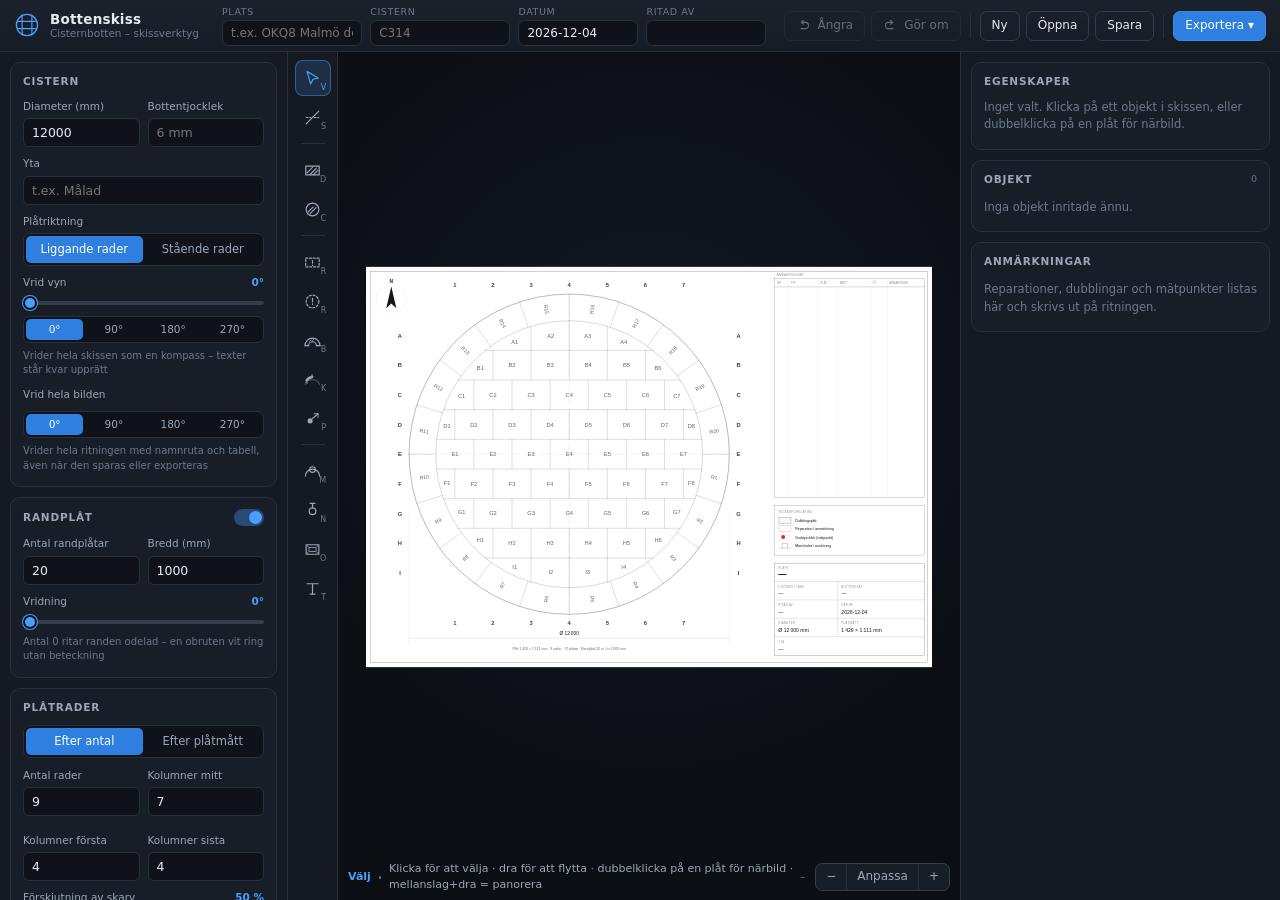
<file: assets/sketches/bottenskiss/index.html>
<!DOCTYPE html>
<html lang="sv">
<head>
<meta charset="utf-8">
<meta name="viewport" content="width=device-width, initial-scale=1">
<title>Bottenskiss – cisternbottnar</title>
<link rel="stylesheet" href="css/app.css?v=7">
</head>
<body>

<div id="app">

  <!-- ============ TOPPRAD ============ -->
  <header class="topbar">
    <div class="brand">
      <svg viewBox="0 0 32 32" class="brand-mark" aria-hidden="true">
        <circle cx="16" cy="16" r="13" />
        <path d="M3.6 11.5h24.8M3.6 20.5h24.8M10 3.4v25.2M22 3.4v25.2" />
      </svg>
      <div class="brand-txt">
        <strong>Bottenskiss</strong>
        <span>Cisternbotten – skissverktyg</span>
      </div>
    </div>

    <div class="topfields">
      <label class="tf"><span>Plats</span><input id="m-objekt" type="text" placeholder="t.ex. OKQ8 Malmö depå"></label>
      <label class="tf"><span>Cistern</span><input id="m-cistern" type="text" placeholder="C314"></label>
      <label class="tf sm"><span>Datum</span><input id="m-datum" type="text"></label>
      <label class="tf sm"><span>Ritad av</span><input id="m-ritad" type="text"></label>
    </div>

    <div class="topactions">
      <button class="btn ghost" id="b-undo" title="Ångra (Ctrl+Z)">
        <svg viewBox="0 0 24 24"><path d="M9 7H15a5 5 0 0 1 0 10H8"/><path d="M12 4 8.5 7 12 10"/></svg><span>Ångra</span>
      </button>
      <button class="btn ghost" id="b-redo" title="Gör om (Ctrl+Y)">
        <svg viewBox="0 0 24 24"><path d="M15 7H9a5 5 0 0 0 0 10h7"/><path d="M12 4 15.5 7 12 10"/></svg><span>Gör om</span>
      </button>
      <span class="sep"></span>
      <button class="btn ghost" id="b-new" title="Ny skiss">Ny</button>
      <button class="btn ghost" id="b-open" title="Öppna projekt (.botten.json)">Öppna</button>
      <button class="btn ghost" id="b-save" title="Spara projekt">Spara</button>
      <span class="sep"></span>
      <div class="menu-wrap">
        <button class="btn primary" id="b-export">Exportera ▾</button>
        <div class="menu" id="menu-export" hidden>
          <button data-ex="svg">SVG-fil (vektor)</button>
          <button data-ex="png">PNG-bild (hög upplösning)</button>
          <button data-ex="print">Skriv ut / PDF</button>
          <button data-ex="csv">Reparationstabell (CSV)</button>
        </div>
      </div>
    </div>
  </header>

  <!-- ============ VÄNSTERPANEL ============ -->
  <aside class="side left" id="side-left">
    <div class="side-scroll">

      <section class="pnl">
        <h3>Cistern</h3>
        <div class="grid2">
          <label class="fld"><span>Diameter (mm)</span><input id="c-dia" type="number" min="500" step="100" value="12000"></label>
          <label class="fld"><span>Bottentjocklek</span><input id="c-tjock" type="text" placeholder="6 mm"></label>
        </div>
        <label class="fld"><span>Yta</span><input id="c-yta" type="text" list="yta-list" placeholder="t.ex. Målad">
          <datalist id="yta-list">
            <option value="Målad"></option><option value="Omålad"></option><option value="Blästrad"></option>
            <option value="Belagd"></option><option value="Laminerad"></option>
          </datalist>
        </label>
        <label class="fld"><span>Plåtriktning</span>
          <div class="segmented" id="c-orient">
            <button data-v="h" class="on">Liggande rader</button>
            <button data-v="v">Stående rader</button>
          </div>
        </label>
        <label class="fld">
          <span>Vrid vyn <b id="v-rot-v">0°</b></span>
          <input id="v-rot" type="range" min="0" max="359" step="1" value="0">
          <div class="segmented tiny" id="v-rot-q">
            <button data-r="0">0°</button><button data-r="90">90°</button>
            <button data-r="180">180°</button><button data-r="270">270°</button>
          </div>
          <small class="hint">Vrider hela skissen som en kompass – texter står kvar upprätt</small>
        </label>
        <label class="fld">
          <span>Vrid hela bilden</span>
          <div class="segmented tiny" id="v-page-q">
            <button data-r="0">0°</button><button data-r="90">90°</button>
            <button data-r="180">180°</button><button data-r="270">270°</button>
          </div>
          <small class="hint">Vrider hela ritningen med namnruta och tabell, även när den sparas eller exporteras</small>
        </label>
      </section>

      <section class="pnl">
        <h3>Randplåt <label class="switch"><input type="checkbox" id="r-on" checked><i></i></label></h3>
        <div id="r-body">
          <div class="grid2">
            <label class="fld"><span>Antal randplåtar</span><input id="r-count" type="number" min="0" max="400" value="20"></label>
            <label class="fld"><span>Bredd (mm)</span><input id="r-width" type="number" min="100" step="50" value="1000"></label>
          </div>
          <label class="fld"><span>Vridning <b id="r-rot-v">0°</b></span><input id="r-rot" type="range" min="0" max="360" step="1" value="0"></label>
          <small class="hint">Antal 0 ritar randen odelad – en obruten vit ring utan beteckning</small>
        </div>
      </section>

      <section class="pnl">
        <h3>Plåtrader</h3>
        <div class="segmented" id="l-mode" style="margin-bottom:10px">
          <button data-v="count" class="on">Efter antal</button>
          <button data-v="size">Efter plåtmått</button>
        </div>
        <div id="l-count-body">
          <div class="grid2">
            <label class="fld"><span>Antal rader</span><input id="l-rows" type="number" min="1" max="60" value="9"></label>
            <label class="fld"><span>Kolumner mitt</span><input id="l-mid" type="number" min="1" max="60" value="7"></label>
            <label class="fld"><span>Kolumner första</span><input id="l-first" type="number" min="1" max="60" value="4"></label>
            <label class="fld"><span>Kolumner sista</span><input id="l-last" type="number" min="1" max="60" value="4"></label>
          </div>
        </div>
        <div id="l-size-body" hidden>
          <div class="grid2">
            <label class="fld"><span>Plåtlängd (mm)</span><input id="l-plate-l" type="number" min="100" step="50" value="3000"></label>
            <label class="fld"><span>Plåtbredd (mm)</span><input id="l-plate-w" type="number" min="100" step="50" value="1500"></label>
          </div>
          <label class="fld"><span>Radernas läge</span>
            <div class="segmented" id="l-align">
              <button data-v="center" class="on">Rad över mitten</button>
              <button data-v="seam">Skarv i mitten</button>
            </div>
          </label>
        </div>
        <label class="fld">
          <span>Förskjutning av skarv <b id="l-stag-v">50 %</b></span>
          <input id="l-stagger" type="range" min="0" max="50" step="1" value="50">
          <small class="hint">0 % = kant i kant · 50 % = skarv mitt på nästa plåt</small>
        </label>
        <label class="chk"><input type="checkbox" id="l-merge" checked><span>Slå ihop smala kantplåtar</span></label>
        <div class="derived" id="l-derived"></div>
        <small class="hint" style="margin-top:8px">Dra i en skarv i skissen för att justera enskilda plåtmått.</small>
        <button class="btn ghost" id="l-reset-seams" style="width:100%;margin-top:6px;height:26px;font-size:11.5px">Nollställ handjusterade skarvar</button>
      </section>

      <section class="pnl">
        <h3>Radtabell <small>klicka ± för att styra varje rad</small></h3>
        <div class="rowtable" id="rowtable"></div>
      </section>

      <section class="pnl">
        <h3>Visning</h3>
        <label class="chk"><input type="checkbox" id="v-ids" checked><span>Plåtnummer</span></label>
        <label class="chk"><input type="checkbox" id="v-refs" checked><span>Rad-/kolumnreferenser</span></label>
        <label class="chk"><input type="checkbox" id="v-flip-rows"><span>Vänd bokstäverna – A nederst</span></label>
        <label class="chk"><input type="checkbox" id="v-flip-cols"><span>Vänd siffrorna – 1 till höger</span></label>
        <label class="chk"><input type="checkbox" id="v-sheet" checked><span>Ritningsram &amp; namnruta</span></label>
        <label class="chk"><input type="checkbox" id="v-table" checked><span>Anmärkningstabell på ritningen</span></label>
        <label class="chk"><input type="checkbox" id="v-north" checked><span>Norrpil</span></label>
        <label class="fld" style="margin-top:4px">
          <span>Norrpilens riktning <b id="v-north-rot-v">0°</b></span>
          <input id="v-north-rot" type="range" min="0" max="359" step="1" value="0">
          <small class="hint">Dra i pilen för att flytta den · Shift+dra för att vrida (Alt = fritt)</small>
        </label>
        <label class="chk"><input type="checkbox" id="v-dia" checked><span>Diametermått</span></label>
        <label class="chk"><input type="checkbox" id="v-plate" checked><span>Plåtmått &amp; sammanställning</span></label>
        <label class="chk"><input type="checkbox" id="v-snap" checked><span>Snäpp mot plåtskarvar</span></label>
        <button class="btn ghost" id="v-north-reset" style="width:100%;margin-top:8px;height:26px;font-size:11.5px">Återställ norrpilens läge</button>
      </section>

    </div>
  </aside>

  <!-- ============ SCEN ============ -->
  <main class="stage">
    <div class="toolrail" id="toolrail">
      <button class="tool on" data-tool="select" title="Välj / flytta (V)">
        <svg viewBox="0 0 24 24"><path d="M5 3l14 8.5-6.2 1.4L9.7 19 5 3z"/></svg><em>V</em></button>
      <button class="tool" data-tool="split" title="Klyv plåt – rita skarvstreck (S)">
        <svg viewBox="0 0 24 24"><path d="M4 20 20 4"/><path d="M4 12h6M14 12h6" class="dash"/></svg><em>S</em></button>
      <div class="rail-sep"></div>
      <button class="tool" data-tool="doubler" title="Dubbling – rektangel (D)">
        <svg viewBox="0 0 24 24"><rect x="3.5" y="6.5" width="17" height="11"/><path d="M5 15l7-7M9 17l8-8M13 17.5l6-6"/></svg><em>D</em></button>
      <button class="tool" data-tool="doubler-circle" title="Dubbling – rund (C)">
        <svg viewBox="0 0 24 24"><circle cx="12" cy="12" r="8"/><path d="M6.5 15l6-6M9 17.2l7.5-7.5"/></svg><em>C</em></button>
      <div class="rail-sep"></div>
      <button class="tool" data-tool="repair" title="Reparation – område (R)">
        <svg viewBox="0 0 24 24"><rect x="3.5" y="6.5" width="17" height="11" class="dash"/><path d="M12 9.5v3.2M12 15.2v.6"/></svg><em>R</em></button>
      <button class="tool" data-tool="repair-circle" title="Reparation – rund (Shift+R)">
        <svg viewBox="0 0 24 24"><circle cx="12" cy="12" r="8" class="dash"/><path d="M12 8v4.4M12 15v.8"/></svg><em>R</em></button>
      <button class="tool" data-tool="repair-ring" title="Reparation i randplåten (B) – dra längs ytterringen">
        <svg viewBox="0 0 24 24"><path d="M2.6 18.5a9.4 9.4 0 0 1 18.8 0"/><path d="M7.1 18.5a4.9 4.9 0 0 1 9.8 0"/><path d="M2.6 18.5h4.5M21.4 18.5h-4.5"/><path d="M8.4 13.2l2.1-2.1M11.9 12.1l2.1-2.1" class="thin"/></svg><em>B</em></button>
      <button class="tool" data-tool="repair-edge" title="Kant/svets (K) – markera på ytterlinjen mot mantelsvetsen">
        <svg viewBox="0 0 24 24"><path d="M3 18.5a9.5 9.5 0 0 1 18 0" opacity=".35"/><path d="M4.6 13.2a9.5 9.5 0 0 1 6.9-4.5" stroke-width="3.2" stroke-linecap="round"/><path d="M3.4 15.6l2.4.9M11 8.2l.5-2.5" class="thin"/></svg><em>K</em></button>
      <button class="tool" data-tool="point" title="Mätpunkt / godstjocklek (P)">
        <svg viewBox="0 0 24 24"><circle cx="9" cy="15" r="3.2" class="fill"/><path d="M11.5 12.5 19 6"/><path d="M14 6h5v5" class="thin"/></svg><em>P</em></button>
      <div class="rail-sep"></div>
      <button class="tool" data-tool="manhole" title="Mannlucka (M) – dra ut på kanten">
        <svg viewBox="0 0 24 24"><path d="M3 18a9 9 0 0 1 18 0"/><circle cx="12" cy="9.6" r="3.6"/></svg><em>M</em></button>
      <button class="tool" data-tool="nozzle" title="Anslutning / stuts (N)">
        <svg viewBox="0 0 24 24"><circle cx="12" cy="13" r="4.2"/><path d="M12 8.8V3M9 3h6"/></svg><em>N</em></button>
      <button class="tool" data-tool="sump" title="Potta (O) – dra upp och ändra storlek">
        <svg viewBox="0 0 24 24"><rect x="4" y="6" width="16" height="12" rx="1"/><rect x="7.5" y="9.5" width="9" height="5" rx="1" class="thin"/><path d="M4 6l3.5 3.5M20 6l-3.5 3.5M4 18l3.5-3.5M20 18l-3.5-3.5" class="thin"/></svg><em>O</em></button>
      <button class="tool" data-tool="text" title="Text / anteckning (T)">
        <svg viewBox="0 0 24 24"><path d="M5 6h14M12 6v13M9 19h6"/></svg><em>T</em></button>
    </div>

    <div class="canvas-wrap" id="canvas-wrap">
      <svg id="sheet" xmlns="http://www.w3.org/2000/svg"></svg>

      <div class="stage-hud">
        <div class="hud-left"><span id="hud-tool">Välj</span><span class="dot"></span><span id="hud-hint">Dra för att panorera · scrolla för att zooma</span></div>
        <div class="hud-right">
          <span id="hud-coord">–</span>
          <div class="zoomer">
            <button id="z-out" title="Zooma ut">−</button>
            <button id="z-fit" title="Anpassa (0)">Anpassa</button>
            <button id="z-in" title="Zooma in">+</button>
          </div>
        </div>
      </div>

      <div class="toast-wrap" id="toasts"></div>
    </div>
  </main>

  <!-- ============ HÖGERPANEL ============ -->
  <aside class="side right" id="side-right">
    <div class="side-scroll">
      <section class="pnl" id="pnl-props">
        <h3>Egenskaper</h3>
        <div id="props"><p class="empty">Inget valt. Klicka på ett objekt i skissen, eller dubbelklicka på en plåt för närbild.</p></div>
      </section>

      <section class="pnl">
        <h3>Objekt <small id="obj-count">0</small></h3>
        <div class="objlist" id="objlist"></div>
      </section>

      <section class="pnl">
        <h3>Anmärkningar</h3>
        <div class="notetable" id="notetable"></div>
      </section>
    </div>
  </aside>

</div>

<!-- ============ NÄRBILD (KORTVY) ============ -->
<div class="modal" id="plate-modal" hidden>
  <div class="modal-box">
    <header class="modal-head">
      <div>
        <h2 id="pv-title">Plåt</h2>
        <p id="pv-sub">–</p>
      </div>
      <div class="pv-tools" id="pv-tools">
        <button class="pvt on" data-pvt="select" title="Välj/flytta">Välj</button>
        <button class="pvt" data-pvt="rect" title="Rektangulär anmärkning">Rektangel</button>
        <button class="pvt" data-pvt="circle" title="Rund anmärkning">Cirkel</button>
        <button class="pvt" data-pvt="free" title="Frihand">Frihand</button>
        <button class="pvt" data-pvt="point" title="Mätpunkt">Mätpunkt</button>
        <button class="pvt" data-pvt="doubler" title="Dubbling">Dubbling</button>
      </div>
      <button class="x" id="pv-close" title="Stäng (Esc)">✕</button>
    </header>
    <div class="modal-body">
      <div class="pv-canvas"><svg id="pv-svg" xmlns="http://www.w3.org/2000/svg"></svg></div>
      <div class="pv-side">
        <div class="pv-readout" id="pv-readout"></div>
        <div id="pv-props"><p class="empty">Rita in en anmärkning på plåten, eller välj en befintlig.</p></div>
        <div class="pv-list" id="pv-list"></div>
      </div>
    </div>
  </div>
</div>

<!-- ============ DIALOG ============ -->
<div class="modal small" id="dlg" hidden>
  <div class="modal-box">
    <header class="modal-head"><h2 id="dlg-title">Uppgift</h2><button class="x" id="dlg-x">✕</button></header>
    <div class="modal-body col" id="dlg-body"></div>
    <footer class="modal-foot"><button class="btn ghost" id="dlg-cancel">Avbryt</button><button class="btn primary" id="dlg-ok">Klart</button></footer>
  </div>
</div>

<input type="file" id="file-input" accept=".json,.botten.json" hidden>

<script src="js/util.js?v=7"></script>
<script src="js/geometry.js?v=7"></script>
<script src="js/state.js?v=7"></script>
<script src="js/render.js?v=7"></script>
<script src="js/tools.js?v=7"></script>
<script src="js/panels.js?v=7"></script>
<script src="js/plateview.js?v=7"></script>
<script src="js/io.js?v=7"></script>
<script src="js/app.js?v=7"></script>
</body>
</html>
</file>
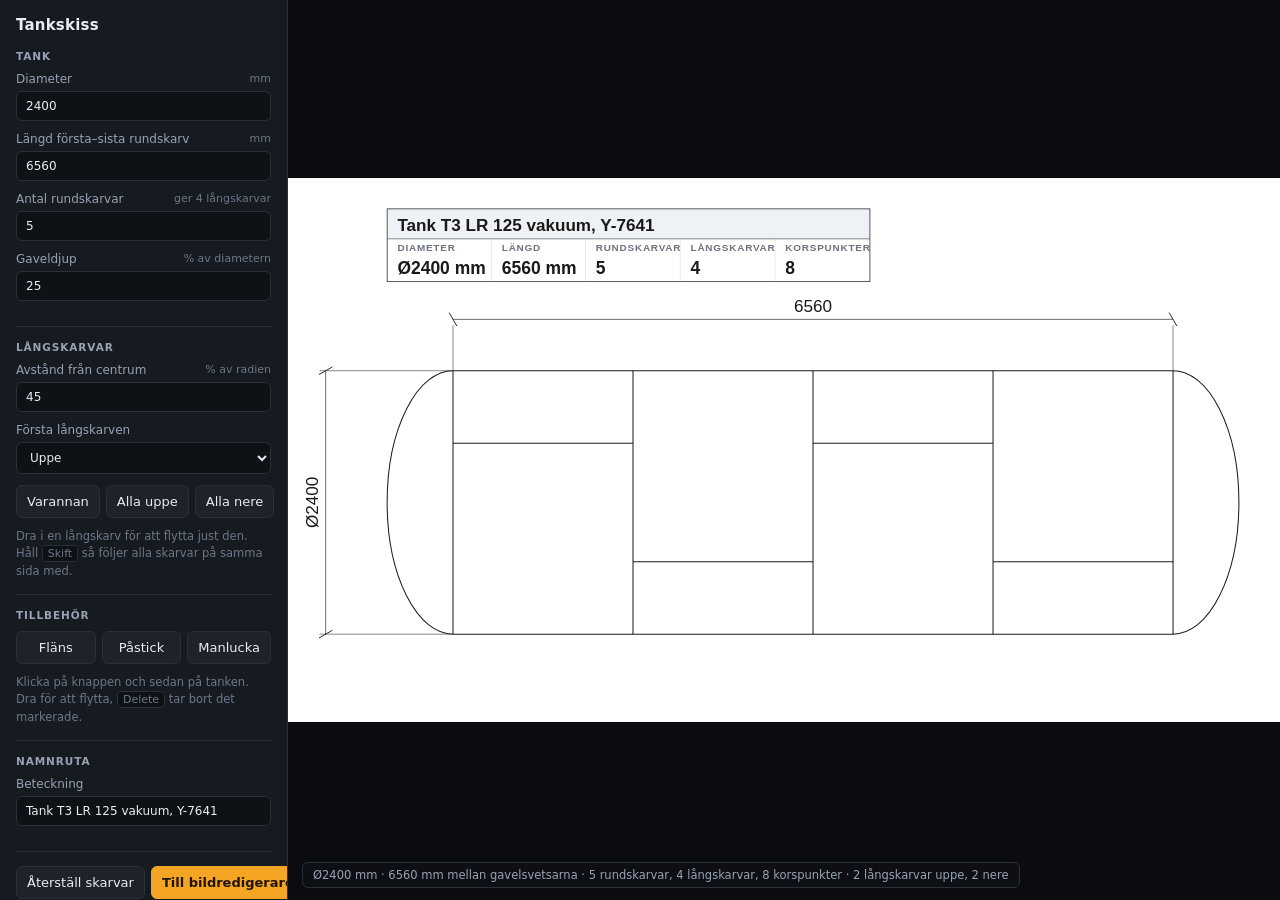
<file: assets/sketches/tankskiss/index.html>
<!DOCTYPE html>
<html lang="sv">
<head>
<meta charset="utf-8">
<title>Tankskiss</title>
<link rel="stylesheet" href="css/app.css">
</head>
<body>

<div id="app">

  <aside id="panel">
    <h1>Tankskiss</h1>

    <section>
      <h2>Tank</h2>

      <label>Diameter
        <span class="unit">mm</span>
        <input id="diameter" type="number" min="200" max="6000" step="10" value="2400">
      </label>

      <label>Längd första–sista rundskarv
        <span class="unit">mm</span>
        <input id="length" type="number" min="500" max="30000" step="10" value="6560">
      </label>

      <label>Antal rundskarvar
        <span class="hint" id="course-hint"></span>
        <input id="seams" type="number" min="2" max="24" step="1" value="5">
      </label>

      <label>Gaveldjup
        <span class="unit">% av diametern</span>
        <input id="dish" type="number" min="5" max="50" step="1" value="25">
      </label>
    </section>

    <section>
      <h2>Långskarvar</h2>

      <label>Avstånd från centrum
        <span class="unit">% av radien</span>
        <input id="offset" type="number" min="0" max="95" step="5" value="45">
      </label>

      <label>Första långskarven
        <select id="start-side">
          <option value="up">Uppe</option>
          <option value="down">Nere</option>
        </select>
      </label>

      <div class="row">
        <button id="alt-every" class="ghost">Varannan</button>
        <button id="alt-all-up" class="ghost">Alla uppe</button>
        <button id="alt-all-down" class="ghost">Alla nere</button>
      </div>

      <p class="note">
        Dra i en långskarv för att flytta just den. Håll <kbd>Skift</kbd> så följer
        alla skarvar på samma sida med.
      </p>
    </section>

    <section>
      <h2>Tillbehör</h2>
      <div class="row wrap">
        <button data-add="flans" class="ghost">Fläns</button>
        <button data-add="pastick" class="ghost">Påstick</button>
        <button data-add="manlucka" class="ghost">Manlucka</button>
      </div>
      <p class="note">
        Klicka på knappen och sedan på tanken. Dra för att flytta,
        <kbd>Delete</kbd> tar bort det markerade.
      </p>
    </section>

    <section>
      <h2>Namnruta</h2>
      <label>Beteckning
        <input id="title" type="text" value="Tank T3 LR 125 vakuum, Y-7641">
      </label>
    </section>

    <section>
      <div class="row">
        <button id="reset" class="ghost">Återställ skarvar</button>
        <button id="export" class="primary">Till bildredigeraren</button>
      </div>
      <p class="note" id="scale-note"></p>
    </section>
  </aside>

  <main id="stage">
    <svg id="sheet" xmlns="http://www.w3.org/2000/svg"></svg>
    <div id="status"></div>
  </main>

</div>

<script src="js/model.js"></script>
<script src="js/render.js"></script>
<script src="js/app.js"></script>
</body>
</html>
</file>
<file: assets/sketches/bottenskiss/css/app.css>
/* ==========================================================================
   Bottenskiss – gränssnitt
   ========================================================================== */
:root{
  --bg:#0f1319;
  --bg2:#151a22;
  --panel:#181e27;
  --panel2:#1e2530;
  --line:#28303c;
  --line2:#333d4b;
  --txt:#e6ebf2;
  --txt2:#9aa7b8;
  --txt3:#6b7a8d;
  --accent:#4a9eff;
  --accent2:#2f7fe0;
  --warn:#ffb020;
  --red:#ff5a5a;
  --green:#38c793;
  --shadow:0 10px 30px rgba(0,0,0,.45);
  --r:8px;
  --fs:13px;
}

*{box-sizing:border-box}
html,body{height:100%}
body{
  margin:0;font:var(--fs)/1.45 "Inter","Segoe UI",system-ui,-apple-system,sans-serif;
  background:var(--bg);color:var(--txt);overflow:hidden;
  -webkit-font-smoothing:antialiased;
}
button,input,select,textarea{font:inherit;color:inherit}
::selection{background:rgba(74,158,255,.35)}

#app{
  display:grid;height:100vh;
  grid-template-columns:288px 1fr 320px;
  grid-template-rows:52px 1fr;
  grid-template-areas:"top top top" "left stage right";
}

/* ---------------- topbar ---------------- */
.topbar{
  grid-area:top;display:flex;align-items:center;gap:18px;padding:0 14px;
  background:linear-gradient(180deg,#1b222c,#161c25);
  border-bottom:1px solid var(--line);z-index:20;
}
.brand{display:flex;align-items:center;gap:10px;min-width:190px}
.brand-mark{width:26px;height:26px;fill:none;stroke:var(--accent);stroke-width:1.4}
.brand-mark circle{stroke-width:1.6}
.brand-txt{display:flex;flex-direction:column;line-height:1.15}
.brand-txt strong{font-size:13.5px;letter-spacing:.2px}
.brand-txt span{font-size:10.5px;color:var(--txt3)}

.topfields{display:flex;gap:8px;flex:1;min-width:0}
.tf{display:flex;flex-direction:column;gap:2px;flex:1;min-width:70px;max-width:230px}
.tf.sm{max-width:120px}
.tf span{font-size:9.5px;text-transform:uppercase;letter-spacing:.6px;color:var(--txt3)}
.tf input{
  background:var(--bg);border:1px solid var(--line);border-radius:6px;
  padding:4px 8px;font-size:12px;height:26px;outline:none;width:100%;
}
.tf input:focus{border-color:var(--accent);box-shadow:0 0 0 2px rgba(74,158,255,.15)}

.topactions{display:flex;align-items:center;gap:6px}
.sep{width:1px;height:24px;background:var(--line);margin:0 3px}
.btn{
  display:inline-flex;align-items:center;gap:6px;height:30px;padding:0 11px;
  border:1px solid var(--line2);background:var(--panel2);border-radius:7px;
  cursor:pointer;font-size:12px;white-space:nowrap;transition:.13s;
}
.btn:hover{background:#28313f;border-color:#3d4a5b}
.btn:active{transform:translateY(1px)}
.btn.ghost{background:transparent}
.btn.ghost:hover{background:var(--panel2)}
.btn.primary{background:var(--accent2);border-color:#3a8ae8;color:#fff;font-weight:500}
.btn.primary:hover{background:#3a8ae8}
.btn[disabled]{opacity:.38;pointer-events:none}
.btn svg{width:15px;height:15px;fill:none;stroke:currentColor;stroke-width:1.7;stroke-linecap:round;stroke-linejoin:round}
.menu-wrap{position:relative}
.menu{
  position:absolute;right:0;top:36px;background:var(--panel);border:1px solid var(--line2);
  border-radius:9px;box-shadow:var(--shadow);padding:5px;min-width:210px;z-index:60;
}
.menu button{
  display:block;width:100%;text-align:left;background:none;border:0;padding:8px 10px;
  border-radius:6px;cursor:pointer;font-size:12.5px;
}
.menu button:hover{background:var(--panel2)}

/* ---------------- sidopaneler ---------------- */
.side{background:var(--bg2);overflow:hidden;display:flex;flex-direction:column}
.side.left{grid-area:left;border-right:1px solid var(--line)}
.side.right{grid-area:right;border-left:1px solid var(--line)}
.side-scroll{overflow-y:auto;overflow-x:hidden;padding:10px;display:flex;flex-direction:column;gap:10px}
.side-scroll::-webkit-scrollbar{width:9px}
.side-scroll::-webkit-scrollbar-thumb{background:#2b3441;border-radius:6px;border:2px solid var(--bg2)}
.side-scroll::-webkit-scrollbar-thumb:hover{background:#3a4658}

.pnl{background:var(--panel);border:1px solid var(--line);border-radius:10px;padding:11px 12px 13px}
.pnl h3{
  margin:0 0 10px;font-size:10.5px;letter-spacing:.8px;text-transform:uppercase;
  color:var(--txt2);display:flex;align-items:center;gap:8px;font-weight:600;
}
.pnl h3 small{font-size:9.5px;color:var(--txt3);text-transform:none;letter-spacing:0;font-weight:400;margin-left:auto}
.grid2{display:grid;grid-template-columns:1fr 1fr;gap:8px}
.fld{display:flex;flex-direction:column;gap:4px;margin-bottom:9px}
.fld:last-child{margin-bottom:0}
.fld>span{font-size:10.5px;color:var(--txt2);display:flex;justify-content:space-between;align-items:center}
.fld>span b{color:var(--accent);font-weight:600;font-size:10.5px}
.fld input[type=text],.fld input[type=number],.fld select,.fld textarea{
  background:var(--bg);border:1px solid var(--line);border-radius:6px;padding:5px 8px;
  font-size:12.5px;height:29px;outline:none;width:100%;
}
.fld textarea{height:auto;min-height:54px;resize:vertical;padding:6px 8px;line-height:1.4}
.fld input:focus,.fld select:focus,.fld textarea:focus{border-color:var(--accent);box-shadow:0 0 0 2px rgba(74,158,255,.15)}
.hint{color:var(--txt3);font-size:10px;margin-top:2px;display:block}

input[type=range]{
  -webkit-appearance:none;appearance:none;height:4px;background:var(--line2);border-radius:3px;outline:none;padding:0;margin:7px 0 2px;
}
input[type=range]::-webkit-slider-thumb{
  -webkit-appearance:none;width:14px;height:14px;border-radius:50%;background:var(--accent);
  cursor:pointer;border:2px solid #0f1319;box-shadow:0 0 0 1px var(--accent);
}
.chk{display:flex;align-items:center;gap:8px;padding:4px 0;cursor:pointer;font-size:12px;color:var(--txt)}
.chk input{accent-color:var(--accent);width:14px;height:14px;cursor:pointer}
.switch{margin-left:auto;position:relative;display:inline-flex;cursor:pointer}
.switch input{position:absolute;opacity:0;width:0;height:0}
.switch i{width:30px;height:17px;background:var(--line2);border-radius:10px;position:relative;transition:.16s;display:block}
.switch i:after{content:"";position:absolute;left:2px;top:2px;width:13px;height:13px;border-radius:50%;background:#8593a6;transition:.16s}
.switch input:checked + i{background:rgba(74,158,255,.35)}
.switch input:checked + i:after{left:15px;background:var(--accent)}

.segmented{display:flex;background:var(--bg);border:1px solid var(--line);border-radius:7px;padding:2px;gap:2px}
.segmented button{
  flex:1;background:none;border:0;padding:5px 6px;border-radius:5px;cursor:pointer;
  font-size:11.5px;color:var(--txt2);transition:.13s;
}
.segmented button:hover{color:var(--txt)}
.segmented button.on{background:var(--accent2);color:#fff}
.segmented.tiny{margin-top:5px}
.segmented.tiny button{font-size:10.5px;padding:3px 4px}

.derived{
  margin-top:10px;padding:8px 9px;background:var(--bg);border:1px solid var(--line);
  border-radius:7px;font-size:11px;color:var(--txt2);line-height:1.65;
}
.derived b{color:var(--txt);font-weight:600}
.derived .warn{color:var(--warn)}

/* radtabell */
.rowtable{display:flex;flex-direction:column;gap:3px;max-height:250px;overflow:auto}
.rowtable::-webkit-scrollbar{width:8px}
.rowtable::-webkit-scrollbar-thumb{background:#2b3441;border-radius:6px}
.rrow{
  display:grid;grid-template-columns:26px 1fr auto auto auto;align-items:center;gap:5px;
  background:var(--bg);border:1px solid var(--line);border-radius:6px;padding:3px 4px 3px 7px;font-size:11.5px;
}
.rrow.locked{border-color:rgba(74,158,255,.45);background:rgba(74,158,255,.06)}
.rrow .rl{font-weight:600;color:var(--accent)}
.rrow .rc{color:var(--txt2);font-size:10.5px}
.rrow button{
  width:20px;height:20px;border-radius:4px;border:1px solid var(--line2);background:var(--panel2);
  cursor:pointer;font-size:12px;line-height:1;display:flex;align-items:center;justify-content:center;color:var(--txt2);
}
.rrow button:hover{background:#2d3644;color:var(--txt)}
.rrow .lk{font-size:9px}
.rrow.locked .lk{color:var(--accent);border-color:rgba(74,158,255,.5)}

/* objektlista */
.objlist{display:flex;flex-direction:column;gap:3px;max-height:280px;overflow:auto}
.objlist::-webkit-scrollbar{width:8px}
.objlist::-webkit-scrollbar-thumb{background:#2b3441;border-radius:6px}
.orow{
  display:flex;align-items:center;gap:8px;padding:5px 7px;border-radius:6px;cursor:pointer;
  border:1px solid transparent;font-size:12px;
}
.orow:hover{background:var(--panel2)}
.orow.on{background:rgba(74,158,255,.13);border-color:rgba(74,158,255,.4)}
.orow .swatch{width:9px;height:9px;border-radius:2px;flex:none}
.orow .nm{flex:1;overflow:hidden;text-overflow:ellipsis;white-space:nowrap}
.orow .meta{font-size:10px;color:var(--txt3);white-space:nowrap}
.orow .del{opacity:0;background:none;border:0;cursor:pointer;color:var(--txt3);padding:0 2px;font-size:13px}
.orow:hover .del{opacity:1}
.orow .del:hover{color:var(--red)}
.empty{color:var(--txt3);font-size:11.5px;margin:2px 0;line-height:1.5}

/* anmärkningstabell */
.notetable{font-size:11px;max-height:240px;overflow:auto}
.notetable table{width:100%;border-collapse:collapse}
.notetable th{
  text-align:left;color:var(--txt3);font-weight:500;font-size:9.5px;text-transform:uppercase;
  letter-spacing:.5px;padding:3px 4px;border-bottom:1px solid var(--line);position:sticky;top:0;background:var(--panel);
}
.notetable td{padding:4px;border-bottom:1px solid rgba(40,48,60,.6);vertical-align:top}
.notetable tr{cursor:pointer}
.notetable tr:hover td{background:var(--panel2)}
.notetable .n{color:var(--accent);font-weight:600}

/* ---------------- scen ---------------- */
.stage{grid-area:stage;position:relative;display:flex;min-width:0;background:#0b0e13}
.toolrail{
  width:50px;background:var(--bg2);border-right:1px solid var(--line);
  display:flex;flex-direction:column;align-items:center;padding:8px 0;gap:3px;z-index:10;
}
.tool{
  width:36px;height:36px;border-radius:8px;border:1px solid transparent;background:none;
  cursor:pointer;display:flex;align-items:center;justify-content:center;position:relative;color:var(--txt2);transition:.13s;
}
.tool svg{width:19px;height:19px;fill:none;stroke:currentColor;stroke-width:1.5;stroke-linecap:round;stroke-linejoin:round}
.tool svg .dash{stroke-dasharray:2.5 2.2}
.tool svg .thin{stroke-width:1.1}
.tool svg .fill{fill:currentColor;stroke:none}
.tool:hover{background:var(--panel2);color:var(--txt)}
.tool.on{background:rgba(74,158,255,.16);border-color:rgba(74,158,255,.45);color:var(--accent)}
.tool em{
  position:absolute;right:3px;bottom:1px;font-size:8px;font-style:normal;color:var(--txt3);
  letter-spacing:.3px;
}
.tool.on em{color:var(--accent)}
.rail-sep{width:24px;height:1px;background:var(--line);margin:5px 0}

.canvas-wrap{flex:1;position:relative;overflow:hidden;background:
  radial-gradient(circle at 50% 40%, #141a23 0%, #0b0e13 70%)}
#sheet{position:absolute;inset:0;width:100%;height:100%;display:block;cursor:default;touch-action:none}
#sheet.pan{cursor:grab}
#sheet.panning{cursor:grabbing}
#sheet.draw{cursor:crosshair}

.stage-hud{
  position:absolute;left:0;right:0;bottom:0;display:flex;justify-content:space-between;align-items:center;
  padding:7px 10px;pointer-events:none;font-size:11px;color:var(--txt2);
  background:linear-gradient(0deg,rgba(11,14,19,.92),rgba(11,14,19,0));
}
.hud-left{display:flex;align-items:center;gap:8px}
.hud-left #hud-tool{color:var(--accent);font-weight:600}
.hud-left .dot{width:3px;height:3px;border-radius:50%;background:var(--txt3)}
.hud-right{display:flex;align-items:center;gap:10px;pointer-events:auto}
#hud-coord{font-variant-numeric:tabular-nums;color:var(--txt3);font-size:10.5px}
.zoomer{display:flex;background:var(--panel);border:1px solid var(--line2);border-radius:7px;overflow:hidden}
.zoomer button{background:none;border:0;padding:4px 10px;cursor:pointer;color:var(--txt2);font-size:12px}
.zoomer button:hover{background:var(--panel2);color:var(--txt)}
.zoomer button + button{border-left:1px solid var(--line)}

.toast-wrap{position:absolute;top:12px;left:50%;transform:translateX(-50%);display:flex;flex-direction:column;gap:6px;pointer-events:none;z-index:30}
.toast{
  background:rgba(24,30,39,.96);border:1px solid var(--line2);border-radius:8px;padding:7px 13px;
  font-size:12px;box-shadow:var(--shadow);animation:tin .2s ease;backdrop-filter:blur(6px);
}
.toast.ok{border-color:rgba(56,199,147,.5)}
.toast.warn{border-color:rgba(255,176,32,.5)}
@keyframes tin{from{opacity:0;transform:translateY(-6px)}}

/* ---------------- modaler ---------------- */
.modal{position:fixed;inset:0;background:rgba(6,9,13,.72);z-index:100;display:flex;align-items:center;justify-content:center;backdrop-filter:blur(3px)}
.modal[hidden]{display:none}
.modal-box{
  background:var(--panel);border:1px solid var(--line2);border-radius:14px;box-shadow:0 24px 70px rgba(0,0,0,.6);
  width:min(1220px,94vw);height:min(820px,92vh);display:flex;flex-direction:column;overflow:hidden;
  animation:min .18s ease;
}
.modal.small .modal-box{width:min(430px,92vw);height:auto}
@keyframes min{from{opacity:0;transform:scale(.985) translateY(6px)}}
.modal-head{display:flex;align-items:center;gap:16px;padding:12px 14px;border-bottom:1px solid var(--line);background:var(--panel2)}
.modal-head h2{margin:0;font-size:15px;font-weight:600}
.modal-head p{margin:1px 0 0;font-size:11px;color:var(--txt3)}
.modal-head .x{margin-left:auto;background:none;border:0;color:var(--txt2);font-size:15px;cursor:pointer;padding:4px 8px;border-radius:6px}
.modal-head .x:hover{background:var(--panel);color:var(--txt)}
.pv-tools{display:flex;gap:3px;background:var(--bg);border:1px solid var(--line);border-radius:8px;padding:3px}
.pvt{background:none;border:0;padding:5px 11px;border-radius:6px;cursor:pointer;font-size:11.5px;color:var(--txt2)}
.pvt:hover{color:var(--txt);background:var(--panel2)}
.pvt.on{background:var(--accent2);color:#fff}
.modal-body{flex:1;display:flex;min-height:0}
.modal-body.col{flex-direction:column;padding:14px;gap:10px}
.modal-foot{padding:11px 14px;border-top:1px solid var(--line);display:flex;justify-content:flex-end;gap:8px;background:var(--panel2)}
.pv-canvas{flex:1;position:relative;background:#0b0e13;overflow:hidden}
#pv-svg{position:absolute;inset:0;width:100%;height:100%;touch-action:none}
.pv-side{width:300px;border-left:1px solid var(--line);display:flex;flex-direction:column;overflow:auto;padding:12px;gap:12px}
.pv-readout{
  background:var(--bg);border:1px solid var(--line);border-radius:8px;padding:9px 10px;font-size:11px;
  color:var(--txt2);line-height:1.7;font-variant-numeric:tabular-nums;
}
.pv-readout b{color:var(--txt)}
.pv-list{display:flex;flex-direction:column;gap:3px}

/* ---------------- utskrift ---------------- */
@media print{
  body{background:#fff}
  #app,.modal{display:none !important}
  #print-host{display:block !important}
}
#print-host{display:none;position:fixed;inset:0;background:#fff;z-index:999}
#print-host svg{width:100%;height:100%}
</file>
<file: assets/sketches/tankskiss/css/app.css>
/* Tankskiss – samma mörka gränssnitt som resten av TRK ForceShot. */

:root {
  --base: #0e1116;
  --surface: #161a21;
  --elevated: #1d222b;
  --border: #2a3039;
  --border-strong: #3a424e;
  --text: #e9ecf2;
  --dim: #98a2b3;
  --accent: #f5a524;
  --accent-soft: #3a2c12;
  --accent-hi: #ffc35c;
  --paper: #ffffff;
  --ink: #1a1a1a;
  --film: #ffe600;
}

* { box-sizing: border-box; }

html, body {
  height: 100%;
  margin: 0;
  background: var(--base);
  color: var(--text);
  font-family: "Segoe UI", system-ui, sans-serif;
  font-size: 13px;
  overflow: hidden;
}

#app { display: flex; height: 100%; }

/* ---------- panel ---------- */

#panel {
  width: 288px;
  flex: 0 0 288px;
  background: var(--surface);
  border-right: 1px solid var(--border);
  padding: 16px 16px 32px;
  overflow-y: auto;
}

#panel h1 {
  font-size: 15px;
  margin: 0 0 16px;
  letter-spacing: .2px;
}

#panel h2 {
  font-size: 10.5px;
  text-transform: uppercase;
  letter-spacing: .9px;
  color: var(--dim);
  margin: 0 0 10px;
  font-weight: 600;
}

#panel section {
  padding: 14px 0;
  border-top: 1px solid var(--border);
}
#panel section:first-of-type { border-top: 0; padding-top: 0; }

label {
  display: block;
  margin-bottom: 11px;
  color: var(--dim);
  font-size: 12px;
}

label .unit, label .hint {
  float: right;
  font-size: 11px;
  color: #6d7788;
}

input[type=number], input[type=text], select {
  width: 100%;
  margin-top: 5px;
  padding: 7px 9px;
  background: var(--base);
  border: 1px solid var(--border);
  border-radius: 6px;
  color: var(--text);
  font: inherit;
}

input:focus, select:focus {
  outline: none;
  border-color: var(--accent);
}

.row { display: flex; gap: 6px; }
.row.wrap { flex-wrap: wrap; }

button {
  flex: 1;
  padding: 8px 10px;
  border-radius: 6px;
  border: 1px solid var(--border);
  background: var(--elevated);
  color: var(--text);
  font: inherit;
  cursor: pointer;
  white-space: nowrap;
}
button:hover { border-color: var(--border-strong); }
button.primary {
  background: var(--accent);
  border-color: var(--accent);
  color: #201500;
  font-weight: 600;
}
button.primary:hover { background: var(--accent-hi); }
button.active {
  background: var(--accent-soft);
  border-color: var(--accent);
  color: var(--accent-hi);
}

.note {
  margin: 10px 0 0;
  font-size: 11.5px;
  line-height: 1.5;
  color: #6d7788;
}

kbd {
  background: var(--base);
  border: 1px solid var(--border);
  border-radius: 4px;
  padding: 1px 5px;
  font: inherit;
  font-size: 11px;
}

/* ---------- rityta ---------- */

#stage {
  flex: 1;
  position: relative;
  overflow: hidden;
  background: #0a0c10;
}

#sheet { width: 100%; height: 100%; display: block; }

#status {
  position: absolute;
  left: 14px;
  bottom: 12px;
  font-size: 11.5px;
  color: var(--dim);
  background: rgba(14, 17, 22, .82);
  border: 1px solid var(--border);
  border-radius: 6px;
  padding: 5px 10px;
  pointer-events: none;
}

/* ---------- ritningens delar ---------- */

.grip { cursor: grab; }
.grip:hover { filter: brightness(1.35); }
.selected { filter: drop-shadow(0 0 3px var(--accent)); }
</file>
